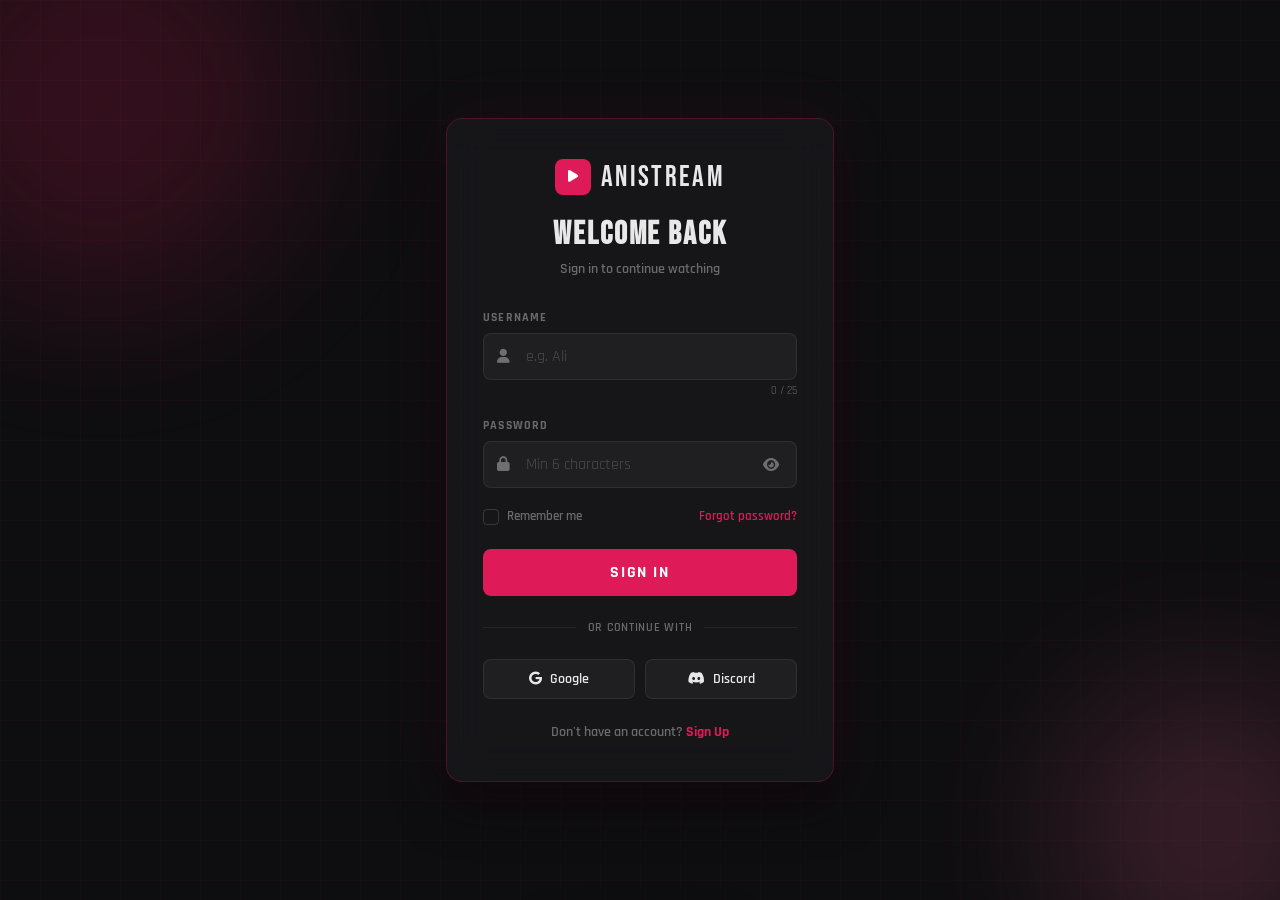
<file: login.html>
<!doctype html>
<html lang="en">
  <head>
    <meta charset="UTF-8" />
    <meta name="viewport" content="width=device-width, initial-scale=1.0" />
    <title>AniStream — Login</title>
    <link
      rel="stylesheet"
      href="https://cdnjs.cloudflare.com/ajax/libs/font-awesome/6.5.0/css/all.min.css"
      crossorigin="anonymous"
    />
    <style>
      @import url("https://fonts.googleapis.com/css2?family=Rajdhani:wght@400;600;700&family=Bebas+Neue&display=swap");

      *,
      *::before,
      *::after {
        margin: 0;
        padding: 0;
        box-sizing: border-box;
      }

      :root {
        --red: #de1a58;
        --red-dark: #b01445;
        --bg: #0e0e10;
        --surface: #18181c;
        --border: rgba(222, 26, 88, 0.25);
        --text: #e8e8e8;
        --muted: rgba(232, 232, 232, 0.4);
      }

      body {
        background: var(--bg);
        font-family: "Rajdhani", sans-serif;
        color: var(--text);
        min-height: 100vh;
        display: flex;
        align-items: center;
        justify-content: center;
        overflow: hidden;
      }

      /* animated bg grid */
      body::before {
        content: "";
        position: fixed;
        inset: 0;
        background-image:
          linear-gradient(rgba(222, 26, 88, 0.04) 1px, transparent 1px),
          linear-gradient(90deg, rgba(222, 26, 88, 0.04) 1px, transparent 1px);
        background-size: 40px 40px;
        z-index: 0;
        animation: gridShift 20s linear infinite;
      }

      @keyframes gridShift {
        0% {
          background-position: 0 0;
        }
        100% {
          background-position: 40px 40px;
        }
      }

      /* glow blobs */
      .blob {
        position: fixed;
        border-radius: 50%;
        filter: blur(80px);
        opacity: 0.18;
        z-index: 0;
        animation: blobFloat 8s ease-in-out infinite alternate;
      }
      .blob1 {
        width: 400px;
        height: 400px;
        background: var(--red);
        top: -100px;
        left: -100px;
      }
      .blob2 {
        width: 300px;
        height: 300px;
        background: #ff6b9d;
        bottom: -80px;
        right: -80px;
        animation-delay: -4s;
      }

      @keyframes blobFloat {
        0% {
          transform: translate(0, 0) scale(1);
        }
        100% {
          transform: translate(30px, 20px) scale(1.1);
        }
      }

      .login-wrapper {
        position: relative;
        z-index: 1;
        width: 100%;
        max-width: 420px;
        padding: 16px;
        animation: fadeUp 0.5s ease both;
      }

      @keyframes fadeUp {
        from {
          opacity: 0;
          transform: translateY(24px);
        }
        to {
          opacity: 1;
          transform: translateY(0);
        }
      }

      .login-card {
        background: rgba(24, 24, 28, 0.85);
        border: 1px solid var(--border);
        border-radius: 16px;
        padding: 40px 36px;
        backdrop-filter: blur(20px);
        box-shadow:
          0 0 60px rgba(222, 26, 88, 0.08),
          0 24px 48px rgba(0, 0, 0, 0.5);
      }

      .login-header {
        text-align: center;
        margin-bottom: 32px;
      }

      .login-logo {
        display: inline-flex;
        align-items: center;
        gap: 10px;
        margin-bottom: 20px;
        text-decoration: none;
      }

      .login-logo-icon {
        width: 36px;
        height: 36px;
        background: var(--red);
        border-radius: 8px;
        display: flex;
        align-items: center;
        justify-content: center;
        color: #fff;
        font-size: 0.85rem;
      }

      .login-logo-text {
        font-family: "Bebas Neue", sans-serif;
        font-size: 1.8rem;
        letter-spacing: 0.08em;
        color: var(--text);
      }

      .login-header h1 {
        font-family: "Bebas Neue", sans-serif;
        font-size: 2rem;
        letter-spacing: 0.06em;
        color: var(--text);
        margin-bottom: 6px;
      }

      .login-header p {
        font-size: 0.88rem;
        color: var(--muted);
        font-weight: 600;
      }

      .form-group {
        margin-bottom: 20px;
        position: relative;
      }

      .form-group label {
        display: block;
        font-size: 0.75rem;
        font-weight: 700;
        letter-spacing: 0.1em;
        text-transform: uppercase;
        color: var(--muted);
        margin-bottom: 8px;
        transition: color 0.2s;
      }

      .form-group:focus-within label {
        color: var(--red);
      }

      .input-wrap {
        position: relative;
        display: flex;
        align-items: center;
      }

      .input-icon {
        position: absolute;
        left: 14px;
        color: var(--muted);
        font-size: 0.9rem;
        transition: color 0.2s;
        pointer-events: none;
      }

      .form-group:focus-within .input-icon {
        color: var(--red);
      }

      .input-wrap input {
        width: 100%;
        background: rgba(255, 255, 255, 0.04);
        border: 1px solid rgba(255, 255, 255, 0.08);
        border-radius: 8px;
        padding: 12px 42px;
        color: var(--text);
        font-family: "Rajdhani", sans-serif;
        font-size: 1rem;
        font-weight: 600;
        transition:
          border-color 0.2s,
          background 0.2s,
          box-shadow 0.2s;
        outline: none;
      }

      .input-wrap input::placeholder {
        color: rgba(255, 255, 255, 0.2);
        font-weight: 400;
      }

      .input-wrap input:focus {
        border-color: var(--red);
        background: rgba(222, 26, 88, 0.05);
        box-shadow: 0 0 0 3px rgba(222, 26, 88, 0.1);
      }

      .input-wrap input.error {
        border-color: #ff4444;
        box-shadow: 0 0 0 3px rgba(255, 68, 68, 0.1);
      }

      .input-wrap input.success {
        border-color: #22c55e;
        box-shadow: 0 0 0 3px rgba(34, 197, 94, 0.1);
      }

      .toggle-pw {
        position: absolute;
        right: 14px;
        background: none;
        border: none;
        color: var(--muted);
        cursor: pointer;
        padding: 4px;
        font-size: 0.9rem;
        transition: color 0.2s;
      }

      .toggle-pw:hover {
        color: var(--red);
      }

      .error-msg {
        display: none;
        align-items: center;
        gap: 6px;
        font-size: 0.75rem;
        font-weight: 600;
        color: #ff6b6b;
        margin-top: 6px;
        padding-left: 2px;
      }

      .error-msg.show {
        display: flex;
      }

      .success-msg {
        display: none;
        align-items: center;
        gap: 6px;
        font-size: 0.75rem;
        font-weight: 600;
        color: #22c55e;
        margin-top: 6px;
        padding-left: 2px;
      }

      .success-msg.show {
        display: flex;
      }

      .char-count {
        font-size: 0.7rem;
        color: var(--muted);
        text-align: right;
        margin-top: 4px;
      }

      .char-count.warn {
        color: #f59e0b;
      }
      .char-count.limit {
        color: #ff4444;
      }

      .form-options {
        display: flex;
        align-items: center;
        justify-content: space-between;
        margin-bottom: 24px;
      }

      .remember {
        display: flex;
        align-items: center;
        gap: 8px;
        cursor: pointer;
        font-size: 0.82rem;
        font-weight: 600;
        color: var(--muted);
        user-select: none;
      }

      .remember input[type="checkbox"] {
        display: none;
      }

      .checkbox-box {
        width: 16px;
        height: 16px;
        border: 1.5px solid rgba(255, 255, 255, 0.15);
        border-radius: 4px;
        display: flex;
        align-items: center;
        justify-content: center;
        transition:
          border-color 0.2s,
          background 0.2s;
        flex-shrink: 0;
      }

      .remember input:checked ~ .checkbox-box {
        border-color: var(--red);
        background: var(--red);
      }

      .checkbox-box i {
        color: #fff;
        font-size: 0.6rem;
        display: none;
      }

      .remember input:checked ~ .checkbox-box i {
        display: block;
      }

      .forgot {
        font-size: 0.82rem;
        font-weight: 600;
        color: var(--red);
        text-decoration: none;
        transition: opacity 0.2s;
      }

      .forgot:hover {
        opacity: 0.75;
      }

      .login-btn {
        width: 100%;
        background: var(--red);
        color: #fff;
        border: none;
        border-radius: 8px;
        padding: 13px;
        font-family: "Rajdhani", sans-serif;
        font-size: 1rem;
        font-weight: 700;
        letter-spacing: 0.1em;
        text-transform: uppercase;
        cursor: pointer;
        transition:
          background 0.2s,
          transform 0.15s,
          box-shadow 0.2s;
        position: relative;
        overflow: hidden;
      }

      .login-btn::after {
        content: "";
        position: absolute;
        inset: 0;
        background: rgba(255, 255, 255, 0.1);
        opacity: 0;
        transition: opacity 0.2s;
      }

      .login-btn:hover {
        background: #f52065;
        transform: translateY(-1px);
        box-shadow: 0 8px 24px rgba(222, 26, 88, 0.35);
      }
      .login-btn:hover::after {
        opacity: 1;
      }
      .login-btn:active {
        transform: translateY(0);
      }

      .login-btn.loading {
        pointer-events: none;
        opacity: 0.8;
      }

      .divider {
        display: flex;
        align-items: center;
        gap: 12px;
        margin: 24px 0;
      }

      .divider::before,
      .divider::after {
        content: "";
        flex: 1;
        height: 1px;
        background: rgba(255, 255, 255, 0.06);
      }

      .divider span {
        font-size: 0.75rem;
        color: var(--muted);
        font-weight: 600;
        letter-spacing: 0.06em;
        text-transform: uppercase;
      }

      .social-btns {
        display: grid;
        grid-template-columns: 1fr 1fr;
        gap: 10px;
        margin-bottom: 24px;
      }

      .social-btn {
        display: flex;
        align-items: center;
        justify-content: center;
        gap: 8px;
        padding: 10px;
        background: rgba(255, 255, 255, 0.04);
        border: 1px solid rgba(255, 255, 255, 0.08);
        border-radius: 8px;
        color: var(--text);
        font-family: "Rajdhani", sans-serif;
        font-size: 0.85rem;
        font-weight: 600;
        cursor: pointer;
        transition:
          background 0.2s,
          border-color 0.2s;
        text-decoration: none;
      }

      .social-btn:hover {
        background: rgba(255, 255, 255, 0.08);
        border-color: rgba(255, 255, 255, 0.15);
      }

      .signup-link {
        text-align: center;
        font-size: 0.85rem;
        color: var(--muted);
        font-weight: 600;
      }

      .signup-link a {
        color: var(--red);
        text-decoration: none;
        font-weight: 700;
        transition: opacity 0.2s;
      }

      .signup-link a:hover {
        opacity: 0.75;
      }

      .toast {
        position: fixed;
        bottom: 24px;
        left: 50%;
        transform: translateX(-50%) translateY(80px);
        background: #1e1e24;
        border: 1px solid var(--border);
        border-radius: 10px;
        padding: 12px 20px;
        display: flex;
        align-items: center;
        gap: 10px;
        font-size: 0.88rem;
        font-weight: 600;
        color: var(--text);
        box-shadow: 0 8px 32px rgba(0, 0, 0, 0.4);
        transition: transform 0.3s ease;
        z-index: 100;
        white-space: nowrap;
      }

      .toast.show {
        transform: translateX(-50%) translateY(0);
      }
      .toast.success i {
        color: #22c55e;
      }
      .toast.error i {
        color: #ff4444;
      }

      @media (max-width: 480px) {
        .login-card {
          padding: 28px 20px;
        }
        .social-btns {
          grid-template-columns: 1fr;
        }
      }
    </style>
  </head>
  <body>
    <div class="blob blob1"></div>
    <div class="blob blob2"></div>

    <div class="login-wrapper">
      <div class="login-card">
        <div class="login-header">
          <a href="index.html" class="login-logo">
            <div class="login-logo-icon"><i class="fa-solid fa-play"></i></div>
            <span class="login-logo-text">AniStream</span>
          </a>
          <h1>Welcome Back</h1>
          <p>Sign in to continue watching</p>
        </div>

        <form id="loginForm" novalidate>
          <!-- Username -->
          <div class="form-group" id="group-user">
            <label for="username">Username</label>
            <div class="input-wrap">
              <i class="fa-solid fa-user input-icon"></i>
              <input
                type="text"
                id="username"
                placeholder="e.g. Ali"
                maxlength="25"
                minlength="3"
                autocomplete="username"
              />
            </div>
            <div class="char-count" id="user-count">0 / 25</div>
            <div class="error-msg" id="user-error">
              <i class="fa-solid fa-circle-exclamation"></i><span></span>
            </div>
            <div class="success-msg" id="user-success">
              <i class="fa-solid fa-circle-check"></i><span>Looks good!</span>
            </div>
          </div>

          <!-- Password -->
          <div class="form-group" id="group-pass">
            <label for="password">Password</label>
            <div class="input-wrap">
              <i class="fa-solid fa-lock input-icon"></i>
              <input
                type="password"
                id="password"
                placeholder="Min 6 characters"
                minlength="6"
                maxlength="50"
                autocomplete="current-password"
              />
              <button
                type="button"
                class="toggle-pw"
                id="togglePw"
                aria-label="Toggle password"
              >
                <i class="fa-solid fa-eye" id="eyeIcon"></i>
              </button>
            </div>
            <div class="error-msg" id="pass-error">
              <i class="fa-solid fa-circle-exclamation"></i><span></span>
            </div>
            <div class="success-msg" id="pass-success">
              <i class="fa-solid fa-circle-check"></i
              ><span>Strong password!</span>
            </div>
          </div>

          <div class="form-options">
            <label class="remember">
              <input type="checkbox" id="remember" />
              <div class="checkbox-box"><i class="fa-solid fa-check"></i></div>
              Remember me
            </label>
            <a href="#" class="forgot">Forgot password?</a>
          </div>

          <button type="submit" class="login-btn" id="loginBtn">
            <span id="btnText">Sign In</span>
          </button>
        </form>

        <div class="divider"><span>or continue with</span></div>

        <div class="social-btns">
          <a href="#" class="social-btn"
            ><i class="fa-brands fa-google"></i> Google</a
          >
          <a href="#" class="social-btn"
            ><i class="fa-brands fa-discord"></i> Discord</a
          >
        </div>

        <p class="signup-link">
          Don't have an account? <a href="signup.html">Sign Up</a>
        </p>
      </div>
    </div>

    <div class="toast" id="toast">
      <i class="fa-solid fa-circle-check"></i>
      <span id="toastMsg">Logged in successfully!</span>
    </div>

    <script>
      const usernameInput = document.getElementById("username");
      const passwordInput = document.getElementById("password");
      const userCount = document.getElementById("user-count");
      const userError = document.getElementById("user-error");
      const userSuccess = document.getElementById("user-success");
      const passError = document.getElementById("pass-error");
      const passSuccess = document.getElementById("pass-success");
      const loginBtn = document.getElementById("loginBtn");
      const btnText = document.getElementById("btnText");
      const toast = document.getElementById("toast");
      const toastMsg = document.getElementById("toastMsg");
      const togglePw = document.getElementById("togglePw");
      const eyeIcon = document.getElementById("eyeIcon");

      function showError(input, errorEl, successEl, msg) {
        input.classList.add("error");
        input.classList.remove("success");
        errorEl.querySelector("span").textContent = msg;
        errorEl.classList.add("show");
        successEl.classList.remove("show");
      }

      function showSuccess(input, errorEl, successEl) {
        input.classList.remove("error");
        input.classList.add("success");
        errorEl.classList.remove("show");
        successEl.classList.add("show");
      }

      function clearState(input, errorEl, successEl) {
        input.classList.remove("error", "success");
        errorEl.classList.remove("show");
        successEl.classList.remove("show");
      }

      function validateUsername(show = true) {
        const val = usernameInput.value.trim();
        if (!show && val === "") return true;
        if (val === "") {
          showError(
            usernameInput,
            userError,
            userSuccess,
            "Username is required.",
          );
          return false;
        }
        if (val.length < 3) {
          showError(
            usernameInput,
            userError,
            userSuccess,
            "At least 3 characters required.",
          );
          return false;
        }
        if (!/^[a-zA-Z0-9_]+$/.test(val)) {
          showError(
            usernameInput,
            userError,
            userSuccess,
            "Only letters, numbers and _ allowed.",
          );
          return false;
        }
        showSuccess(usernameInput, userError, userSuccess);
        return true;
      }

      function validatePassword(show = true) {
        const val = passwordInput.value;
        if (!show && val === "") return true;
        if (val === "") {
          showError(
            passwordInput,
            passError,
            passSuccess,
            "Password is required.",
          );
          return false;
        }
        if (val.length < 6) {
          showError(
            passwordInput,
            passError,
            passSuccess,
            "At least 6 characters required.",
          );
          return false;
        }
        showSuccess(passwordInput, passError, passSuccess);
        return true;
      }

      usernameInput.addEventListener("input", () => {
        const len = usernameInput.value.length;
        userCount.textContent = `${len} / 25`;
        userCount.className =
          "char-count" + (len >= 25 ? " limit" : len >= 20 ? " warn" : "");
        if (
          usernameInput.classList.contains("error") ||
          usernameInput.classList.contains("success")
        ) {
          validateUsername(true);
        }
      });

      usernameInput.addEventListener("blur", () => validateUsername(true));
      passwordInput.addEventListener("blur", () => validatePassword(true));
      passwordInput.addEventListener("input", () => {
        if (
          passwordInput.classList.contains("error") ||
          passwordInput.classList.contains("success")
        ) {
          validatePassword(true);
        }
      });

      togglePw.addEventListener("click", () => {
        const isHidden = passwordInput.type === "password";
        passwordInput.type = isHidden ? "text" : "password";
        eyeIcon.className = isHidden
          ? "fa-solid fa-eye-slash"
          : "fa-solid fa-eye";
      });

      function showToast(msg, type = "success") {
        toastMsg.textContent = msg;
        toast.className = `toast ${type}`;
        toast.querySelector("i").className =
          type === "success"
            ? "fa-solid fa-circle-check"
            : "fa-solid fa-circle-xmark";
        toast.classList.add("show");
        setTimeout(() => toast.classList.remove("show"), 3000);
      }

      document.getElementById("loginForm").addEventListener("submit", (e) => {
        e.preventDefault();
        const uValid = validateUsername(true);
        const pValid = validatePassword(true);
        if (!uValid || !pValid) {
          showToast("Please fix the errors above.", "error");
          return;
        }
        loginBtn.classList.add("loading");
        btnText.textContent = "Signing in...";
        setTimeout(() => {
          loginBtn.classList.remove("loading");
          btnText.textContent = "Sign In";
          showToast(
            "Welcome back, " + usernameInput.value.trim() + "!",
            "success",
          );
        }, 1500);
      });
    </script>
  </body>
</html>
</file>
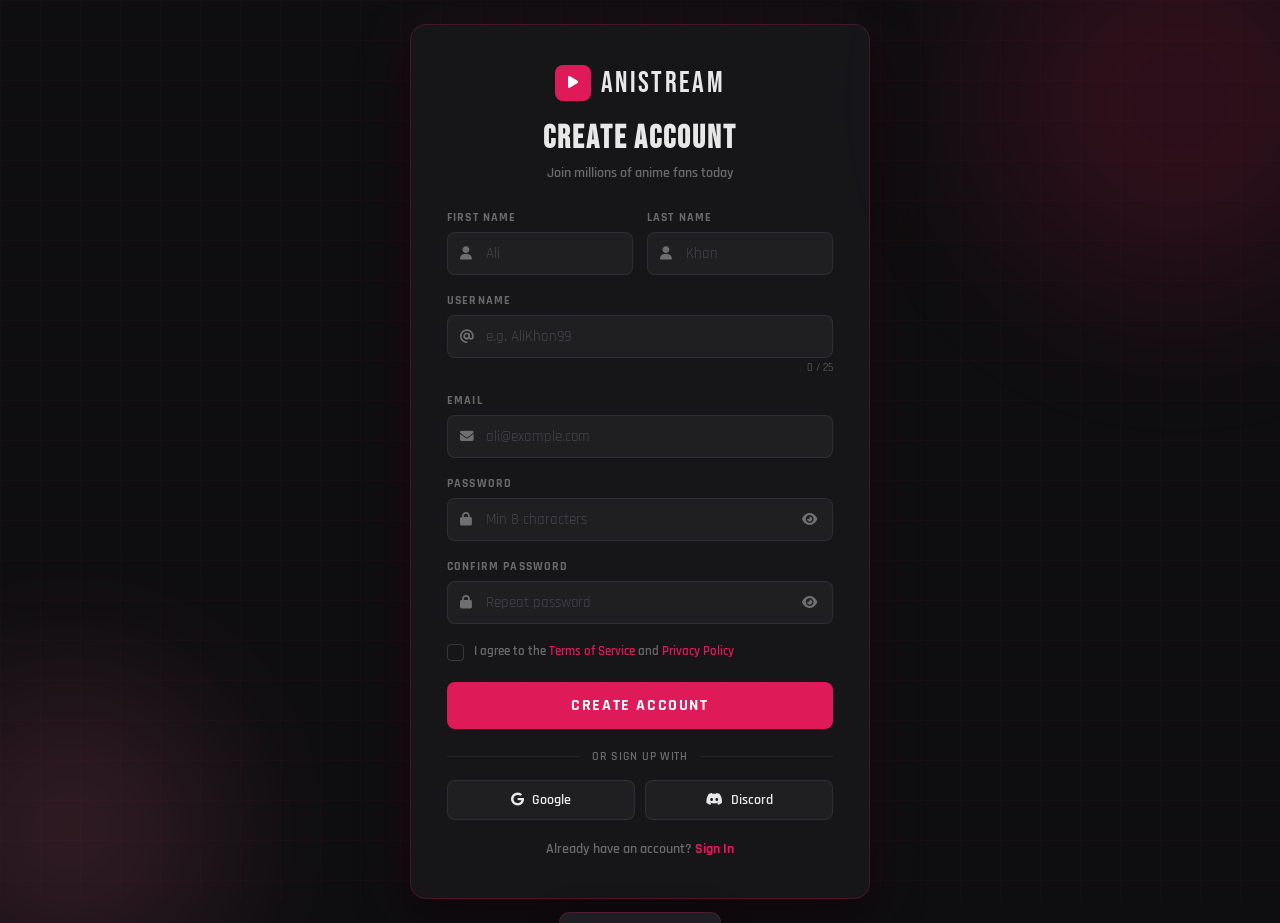
<file: signup.html>
<!doctype html>
<html lang="en">
  <head>
    <meta charset="UTF-8" />
    <meta name="viewport" content="width=device-width, initial-scale=1.0" />
    <title>AniStream — Sign Up</title>
    <link
      rel="stylesheet"
      href="https://cdnjs.cloudflare.com/ajax/libs/font-awesome/6.5.0/css/all.min.css"
      crossorigin="anonymous"
    />
    <style>
      @import url("https://fonts.googleapis.com/css2?family=Rajdhani:wght@400;600;700&family=Bebas+Neue&display=swap");

      *,
      *::before,
      *::after {
        margin: 0;
        padding: 0;
        box-sizing: border-box;
      }

      :root {
        --red: #de1a58;
        --bg: #0e0e10;
        --surface: #18181c;
        --border: rgba(222, 26, 88, 0.25);
        --text: #e8e8e8;
        --muted: rgba(232, 232, 232, 0.4);
      }

      body {
        background: var(--bg);
        font-family: "Rajdhani", sans-serif;
        color: var(--text);
        min-height: 100vh;
        display: flex;
        align-items: center;
        justify-content: center;
        padding: 24px 16px;
      }

      body::before {
        content: "";
        position: fixed;
        inset: 0;
        background-image:
          linear-gradient(rgba(222, 26, 88, 0.04) 1px, transparent 1px),
          linear-gradient(90deg, rgba(222, 26, 88, 0.04) 1px, transparent 1px);
        background-size: 40px 40px;
        z-index: 0;
        animation: gridShift 20s linear infinite;
      }

      @keyframes gridShift {
        0% {
          background-position: 0 0;
        }
        100% {
          background-position: 40px 40px;
        }
      }

      .blob {
        position: fixed;
        border-radius: 50%;
        filter: blur(80px);
        opacity: 0.15;
        z-index: 0;
        animation: blobFloat 8s ease-in-out infinite alternate;
      }
      .blob1 {
        width: 400px;
        height: 400px;
        background: var(--red);
        top: -100px;
        right: -100px;
      }
      .blob2 {
        width: 300px;
        height: 300px;
        background: #ff6b9d;
        bottom: -80px;
        left: -80px;
        animation-delay: -4s;
      }

      @keyframes blobFloat {
        0% {
          transform: translate(0, 0) scale(1);
        }
        100% {
          transform: translate(20px, 30px) scale(1.1);
        }
      }

      .signup-wrapper {
        position: relative;
        z-index: 1;
        width: 100%;
        max-width: 460px;
        animation: fadeUp 0.5s ease both;
      }

      @keyframes fadeUp {
        from {
          opacity: 0;
          transform: translateY(24px);
        }
        to {
          opacity: 1;
          transform: translateY(0);
        }
      }

      .signup-card {
        background: rgba(24, 24, 28, 0.85);
        border: 1px solid var(--border);
        border-radius: 16px;
        padding: 40px 36px;
        backdrop-filter: blur(20px);
        box-shadow:
          0 0 60px rgba(222, 26, 88, 0.08),
          0 24px 48px rgba(0, 0, 0, 0.5);
      }

      .signup-header {
        text-align: center;
        margin-bottom: 28px;
      }

      .signup-logo {
        display: inline-flex;
        align-items: center;
        gap: 10px;
        margin-bottom: 18px;
        text-decoration: none;
      }

      .logo-icon {
        width: 36px;
        height: 36px;
        background: var(--red);
        border-radius: 8px;
        display: flex;
        align-items: center;
        justify-content: center;
        color: #fff;
        font-size: 0.85rem;
      }

      .logo-text {
        font-family: "Bebas Neue", sans-serif;
        font-size: 1.8rem;
        letter-spacing: 0.08em;
        color: var(--text);
      }

      .signup-header h1 {
        font-family: "Bebas Neue", sans-serif;
        font-size: 2rem;
        letter-spacing: 0.06em;
        margin-bottom: 6px;
      }

      .signup-header p {
        font-size: 0.88rem;
        color: var(--muted);
        font-weight: 600;
      }

      .form-row {
        display: grid;
        grid-template-columns: 1fr 1fr;
        gap: 14px;
      }

      .form-group {
        margin-bottom: 18px;
      }

      .form-group label {
        display: block;
        font-size: 0.72rem;
        font-weight: 700;
        letter-spacing: 0.1em;
        text-transform: uppercase;
        color: var(--muted);
        margin-bottom: 7px;
        transition: color 0.2s;
      }

      .form-group:focus-within label {
        color: var(--red);
      }

      .input-wrap {
        position: relative;
        display: flex;
        align-items: center;
      }

      .input-icon {
        position: absolute;
        left: 13px;
        color: var(--muted);
        font-size: 0.85rem;
        pointer-events: none;
        transition: color 0.2s;
      }

      .form-group:focus-within .input-icon {
        color: var(--red);
      }

      .input-wrap input,
      .input-wrap select {
        width: 100%;
        background: rgba(255, 255, 255, 0.04);
        border: 1px solid rgba(255, 255, 255, 0.08);
        border-radius: 8px;
        padding: 11px 14px 11px 38px;
        color: var(--text);
        font-family: "Rajdhani", sans-serif;
        font-size: 0.95rem;
        font-weight: 600;
        outline: none;
        transition:
          border-color 0.2s,
          background 0.2s,
          box-shadow 0.2s;
        appearance: none;
      }

      .input-wrap input::placeholder {
        color: rgba(255, 255, 255, 0.18);
        font-weight: 400;
      }

      .input-wrap input:focus,
      .input-wrap select:focus {
        border-color: var(--red);
        background: rgba(222, 26, 88, 0.05);
        box-shadow: 0 0 0 3px rgba(222, 26, 88, 0.1);
      }

      .input-wrap input.error {
        border-color: #ff4444;
        box-shadow: 0 0 0 3px rgba(255, 68, 68, 0.1);
      }
      .input-wrap input.success {
        border-color: #22c55e;
        box-shadow: 0 0 0 3px rgba(34, 197, 94, 0.1);
      }

      .toggle-pw {
        position: absolute;
        right: 12px;
        background: none;
        border: none;
        color: var(--muted);
        cursor: pointer;
        font-size: 0.85rem;
        transition: color 0.2s;
        padding: 4px;
      }
      .toggle-pw:hover {
        color: var(--red);
      }

      .error-msg {
        display: none;
        align-items: center;
        gap: 5px;
        font-size: 0.72rem;
        font-weight: 600;
        color: #ff6b6b;
        margin-top: 5px;
      }
      .error-msg.show {
        display: flex;
      }

      .success-msg {
        display: none;
        align-items: center;
        gap: 5px;
        font-size: 0.72rem;
        font-weight: 600;
        color: #22c55e;
        margin-top: 5px;
      }
      .success-msg.show {
        display: flex;
      }

      .char-count {
        font-size: 0.68rem;
        color: var(--muted);
        text-align: right;
        margin-top: 3px;
      }
      .char-count.warn {
        color: #f59e0b;
      }
      .char-count.limit {
        color: #ff4444;
      }

      .password-strength {
        margin-top: 8px;
      }

      .strength-bars {
        display: flex;
        gap: 4px;
        margin-bottom: 4px;
      }

      .strength-bar {
        flex: 1;
        height: 3px;
        border-radius: 2px;
        background: rgba(255, 255, 255, 0.08);
        transition: background 0.3s;
      }

      .strength-bar.weak {
        background: #ff4444;
      }
      .strength-bar.fair {
        background: #f59e0b;
      }
      .strength-bar.good {
        background: #22c55e;
      }
      .strength-bar.strong {
        background: #16a34a;
      }

      .strength-label {
        font-size: 0.7rem;
        font-weight: 700;
        color: var(--muted);
        letter-spacing: 0.06em;
        text-transform: uppercase;
      }

      .terms {
        display: flex;
        align-items: flex-start;
        gap: 10px;
        margin-bottom: 20px;
        cursor: pointer;
        user-select: none;
      }

      .terms input[type="checkbox"] {
        display: none;
      }

      .checkbox-box {
        width: 17px;
        height: 17px;
        border: 1.5px solid rgba(255, 255, 255, 0.15);
        border-radius: 4px;
        display: flex;
        align-items: center;
        justify-content: center;
        flex-shrink: 0;
        margin-top: 2px;
        transition:
          border-color 0.2s,
          background 0.2s;
      }

      .terms input:checked ~ .checkbox-box {
        border-color: var(--red);
        background: var(--red);
      }

      .checkbox-box i {
        color: #fff;
        font-size: 0.6rem;
        display: none;
      }
      .terms input:checked ~ .checkbox-box i {
        display: block;
      }

      .terms-text {
        font-size: 0.82rem;
        font-weight: 600;
        color: var(--muted);
        line-height: 1.5;
      }

      .terms-text a {
        color: var(--red);
        text-decoration: none;
      }
      .terms-text a:hover {
        text-decoration: underline;
      }

      .terms-error {
        display: none;
        font-size: 0.72rem;
        font-weight: 600;
        color: #ff6b6b;
        margin-top: -12px;
        margin-bottom: 16px;
      }
      .terms-error.show {
        display: block;
      }

      .signup-btn {
        width: 100%;
        background: var(--red);
        color: #fff;
        border: none;
        border-radius: 8px;
        padding: 13px;
        font-family: "Rajdhani", sans-serif;
        font-size: 1rem;
        font-weight: 700;
        letter-spacing: 0.1em;
        text-transform: uppercase;
        cursor: pointer;
        transition:
          background 0.2s,
          transform 0.15s,
          box-shadow 0.2s;
        margin-bottom: 20px;
      }

      .signup-btn:hover {
        background: #f52065;
        transform: translateY(-1px);
        box-shadow: 0 8px 24px rgba(222, 26, 88, 0.35);
      }
      .signup-btn:active {
        transform: translateY(0);
      }
      .signup-btn.loading {
        pointer-events: none;
        opacity: 0.8;
      }

      .divider {
        display: flex;
        align-items: center;
        gap: 12px;
        margin-bottom: 16px;
      }
      .divider::before,
      .divider::after {
        content: "";
        flex: 1;
        height: 1px;
        background: rgba(255, 255, 255, 0.06);
      }
      .divider span {
        font-size: 0.72rem;
        color: var(--muted);
        font-weight: 600;
        letter-spacing: 0.06em;
        text-transform: uppercase;
      }

      .social-btns {
        display: grid;
        grid-template-columns: 1fr 1fr;
        gap: 10px;
        margin-bottom: 20px;
      }

      .social-btn {
        display: flex;
        align-items: center;
        justify-content: center;
        gap: 8px;
        padding: 10px;
        background: rgba(255, 255, 255, 0.04);
        border: 1px solid rgba(255, 255, 255, 0.08);
        border-radius: 8px;
        color: var(--text);
        font-family: "Rajdhani", sans-serif;
        font-size: 0.85rem;
        font-weight: 600;
        cursor: pointer;
        text-decoration: none;
        transition:
          background 0.2s,
          border-color 0.2s;
      }
      .social-btn:hover {
        background: rgba(255, 255, 255, 0.08);
        border-color: rgba(255, 255, 255, 0.15);
      }

      .login-link {
        text-align: center;
        font-size: 0.85rem;
        color: var(--muted);
        font-weight: 600;
      }
      .login-link a {
        color: var(--red);
        text-decoration: none;
        font-weight: 700;
      }
      .login-link a:hover {
        opacity: 0.75;
      }

      .toast {
        position: fixed;
        bottom: 24px;
        left: 50%;
        transform: translateX(-50%) translateY(80px);
        background: #1e1e24;
        border: 1px solid var(--border);
        border-radius: 10px;
        padding: 12px 20px;
        display: flex;
        align-items: center;
        gap: 10px;
        font-size: 0.88rem;
        font-weight: 600;
        color: var(--text);
        box-shadow: 0 8px 32px rgba(0, 0, 0, 0.4);
        transition: transform 0.3s ease;
        z-index: 100;
        white-space: nowrap;
      }
      .toast.show {
        transform: translateX(-50%) translateY(0);
      }
      .toast.success i {
        color: #22c55e;
      }
      .toast.error i {
        color: #ff4444;
      }

      @media (max-width: 480px) {
        .signup-card {
          padding: 28px 18px;
        }
        .form-row {
          grid-template-columns: 1fr;
          gap: 0;
        }
        .social-btns {
          grid-template-columns: 1fr;
        }
      }
    </style>
  </head>
  <body>
    <div class="blob blob1"></div>
    <div class="blob blob2"></div>

    <div class="signup-wrapper">
      <div class="signup-card">
        <div class="signup-header">
          <a href="index.html" class="signup-logo">
            <div class="logo-icon"><i class="fa-solid fa-play"></i></div>
            <span class="logo-text">AniStream</span>
          </a>
          <h1>Create Account</h1>
          <p>Join millions of anime fans today</p>
        </div>

        <form id="signupForm" novalidate>
          <div class="form-row">
            <!-- First Name -->
            <div class="form-group">
              <label for="firstName">First Name</label>
              <div class="input-wrap">
                <i class="fa-solid fa-user input-icon"></i>
                <input
                  type="text"
                  id="firstName"
                  placeholder="Ali"
                  maxlength="20"
                />
              </div>
              <div class="error-msg" id="fn-error">
                <i class="fa-solid fa-circle-exclamation"></i><span></span>
              </div>
              <div class="success-msg" id="fn-success">
                <i class="fa-solid fa-circle-check"></i><span>Good</span>
              </div>
            </div>

            <!-- Last Name -->
            <div class="form-group">
              <label for="lastName">Last Name</label>
              <div class="input-wrap">
                <i class="fa-solid fa-user input-icon"></i>
                <input
                  type="text"
                  id="lastName"
                  placeholder="Khan"
                  maxlength="20"
                />
              </div>
              <div class="error-msg" id="ln-error">
                <i class="fa-solid fa-circle-exclamation"></i><span></span>
              </div>
              <div class="success-msg" id="ln-success">
                <i class="fa-solid fa-circle-check"></i><span>Good</span>
              </div>
            </div>
          </div>

          <!-- Username -->
          <div class="form-group">
            <label for="username">Username</label>
            <div class="input-wrap">
              <i class="fa-solid fa-at input-icon"></i>
              <input
                type="text"
                id="username"
                placeholder="e.g. AliKhan99"
                minlength="3"
                maxlength="25"
              />
            </div>
            <div class="char-count" id="user-count">0 / 25</div>
            <div class="error-msg" id="user-error">
              <i class="fa-solid fa-circle-exclamation"></i><span></span>
            </div>
            <div class="success-msg" id="user-success">
              <i class="fa-solid fa-circle-check"></i
              ><span>Username available!</span>
            </div>
          </div>

          <!-- Email -->
          <div class="form-group">
            <label for="email">Email</label>
            <div class="input-wrap">
              <i class="fa-solid fa-envelope input-icon"></i>
              <input
                type="email"
                id="email"
                placeholder="ali@example.com"
                maxlength="60"
              />
            </div>
            <div class="error-msg" id="email-error">
              <i class="fa-solid fa-circle-exclamation"></i><span></span>
            </div>
            <div class="success-msg" id="email-success">
              <i class="fa-solid fa-circle-check"></i><span>Valid email!</span>
            </div>
          </div>

          <!-- Password -->
          <div class="form-group">
            <label for="password">Password</label>
            <div class="input-wrap">
              <i class="fa-solid fa-lock input-icon"></i>
              <input
                type="password"
                id="password"
                placeholder="Min 8 characters"
                minlength="8"
                maxlength="50"
              />
              <button type="button" class="toggle-pw" id="togglePw1">
                <i class="fa-solid fa-eye" id="eye1"></i>
              </button>
            </div>
            <div
              class="password-strength"
              id="strengthBox"
              style="display: none"
            >
              <div class="strength-bars">
                <div class="strength-bar" id="bar1"></div>
                <div class="strength-bar" id="bar2"></div>
                <div class="strength-bar" id="bar3"></div>
                <div class="strength-bar" id="bar4"></div>
              </div>
              <div class="strength-label" id="strengthLabel">Weak</div>
            </div>
            <div class="error-msg" id="pass-error">
              <i class="fa-solid fa-circle-exclamation"></i><span></span>
            </div>
          </div>

          <!-- Confirm Password -->
          <div class="form-group">
            <label for="confirmPassword">Confirm Password</label>
            <div class="input-wrap">
              <i class="fa-solid fa-lock input-icon"></i>
              <input
                type="password"
                id="confirmPassword"
                placeholder="Repeat password"
                maxlength="50"
              />
              <button type="button" class="toggle-pw" id="togglePw2">
                <i class="fa-solid fa-eye" id="eye2"></i>
              </button>
            </div>
            <div class="error-msg" id="confirm-error">
              <i class="fa-solid fa-circle-exclamation"></i><span></span>
            </div>
            <div class="success-msg" id="confirm-success">
              <i class="fa-solid fa-circle-check"></i
              ><span>Passwords match!</span>
            </div>
          </div>

          <!-- Terms -->
          <label class="terms">
            <input type="checkbox" id="terms" />
            <div class="checkbox-box"><i class="fa-solid fa-check"></i></div>
            <span class="terms-text"
              >I agree to the <a href="#">Terms of Service</a> and
              <a href="#">Privacy Policy</a></span
            >
          </label>
          <div class="terms-error" id="terms-error">
            You must accept the terms to continue.
          </div>

          <button type="submit" class="signup-btn" id="signupBtn">
            <span id="btnText">Create Account</span>
          </button>
        </form>

        <div class="divider"><span>or sign up with</span></div>

        <div class="social-btns">
          <a href="#" class="social-btn"
            ><i class="fa-brands fa-google"></i> Google</a
          >
          <a href="#" class="social-btn"
            ><i class="fa-brands fa-discord"></i> Discord</a
          >
        </div>

        <p class="login-link">
          Already have an account? <a href="login.html">Sign In</a>
        </p>
      </div>
    </div>

    <div class="toast" id="toast">
      <i class="fa-solid fa-circle-check"></i>
      <span id="toastMsg">Account created!</span>
    </div>

    <script>
      function fe(id) {
        return document.getElementById(id);
      }

      const fields = {
        firstName: {
          input: fe("firstName"),
          error: fe("fn-error"),
          success: fe("fn-success"),
        },
        lastName: {
          input: fe("lastName"),
          error: fe("ln-error"),
          success: fe("ln-success"),
        },
        username: {
          input: fe("username"),
          error: fe("user-error"),
          success: fe("user-success"),
        },
        email: {
          input: fe("email"),
          error: fe("email-error"),
          success: fe("email-success"),
        },
        password: {
          input: fe("password"),
          error: fe("pass-error"),
          success: null,
        },
        confirmPassword: {
          input: fe("confirmPassword"),
          error: fe("confirm-error"),
          success: fe("confirm-success"),
        },
      };

      function setError(f, msg) {
        f.input.classList.add("error");
        f.input.classList.remove("success");
        f.error.querySelector("span").textContent = msg;
        f.error.classList.add("show");
        if (f.success) f.success.classList.remove("show");
      }

      function setSuccess(f) {
        f.input.classList.remove("error");
        f.input.classList.add("success");
        f.error.classList.remove("show");
        if (f.success) f.success.classList.add("show");
      }

      function clearField(f) {
        f.input.classList.remove("error", "success");
        f.error.classList.remove("show");
        if (f.success) f.success.classList.remove("show");
      }

      function validateName(f, label) {
        const v = f.input.value.trim();
        if (!v) {
          setError(f, `${label} is required.`);
          return false;
        }
        if (v.length < 2) {
          setError(f, `At least 2 characters.`);
          return false;
        }
        if (!/^[a-zA-Z\s]+$/.test(v)) {
          setError(f, `Letters only.`);
          return false;
        }
        setSuccess(f);
        return true;
      }

      function validateUsername() {
        const f = fields.username,
          v = f.input.value.trim();
        if (!v) {
          setError(f, "Username is required.");
          return false;
        }
        if (v.length < 3) {
          setError(f, "At least 3 characters.");
          return false;
        }
        if (!/^[a-zA-Z0-9_]+$/.test(v)) {
          setError(f, "Letters, numbers and _ only.");
          return false;
        }
        setSuccess(f);
        return true;
      }

      function validateEmail() {
        const f = fields.email,
          v = f.input.value.trim();
        if (!v) {
          setError(f, "Email is required.");
          return false;
        }
        if (!/^[^\s@]+@[^\s@]+\.[^\s@]+$/.test(v)) {
          setError(f, "Enter a valid email address.");
          return false;
        }
        setSuccess(f);
        return true;
      }

      function getStrength(pw) {
        let score = 0;
        if (pw.length >= 8) score++;
        if (pw.length >= 12) score++;
        if (/[A-Z]/.test(pw) && /[a-z]/.test(pw)) score++;
        if (/[0-9]/.test(pw)) score++;
        if (/[^a-zA-Z0-9]/.test(pw)) score++;
        return Math.min(4, score);
      }

      function updateStrength(pw) {
        const box = fe("strengthBox");
        if (!pw) {
          box.style.display = "none";
          return;
        }
        box.style.display = "block";
        const score = getStrength(pw);
        const bars = [fe("bar1"), fe("bar2"), fe("bar3"), fe("bar4")];
        const cls = ["weak", "fair", "good", "strong"];
        const labels = ["Weak", "Fair", "Good", "Strong"];
        bars.forEach((b, i) => {
          b.className =
            "strength-bar" + (i < score ? " " + cls[score - 1] : "");
        });
        fe("strengthLabel").textContent = labels[score - 1] || "Weak";
        fe("strengthLabel").style.color =
          ["#ff4444", "#f59e0b", "#22c55e", "#16a34a"][score - 1] || "#ff4444";
      }

      function validatePassword() {
        const f = fields.password,
          v = f.input.value;
        if (!v) {
          setError(f, "Password is required.");
          return false;
        }
        if (v.length < 8) {
          setError(f, "At least 8 characters required.");
          return false;
        }
        f.input.classList.remove("error");
        f.error.classList.remove("show");
        return true;
      }

      function validateConfirm() {
        const f = fields.confirmPassword,
          v = f.input.value;
        const pw = fields.password.input.value;
        if (!v) {
          setError(f, "Please confirm your password.");
          return false;
        }
        if (v !== pw) {
          setError(f, "Passwords do not match.");
          return false;
        }
        setSuccess(f);
        return true;
      }

      function showToast(msg, type = "success") {
        const toast = fe("toast");
        fe("toastMsg").textContent = msg;
        toast.className = `toast ${type}`;
        toast.querySelector("i").className =
          type === "success"
            ? "fa-solid fa-circle-check"
            : "fa-solid fa-circle-xmark";
        toast.classList.add("show");
        setTimeout(() => toast.classList.remove("show"), 3500);
      }

      // Live events
      fields.firstName.input.addEventListener("blur", () =>
        validateName(fields.firstName, "First name"),
      );
      fields.lastName.input.addEventListener("blur", () =>
        validateName(fields.lastName, "Last name"),
      );
      fields.username.input.addEventListener("blur", validateUsername);
      fields.email.input.addEventListener("blur", validateEmail);
      fields.password.input.addEventListener("blur", validatePassword);
      fields.confirmPassword.input.addEventListener("blur", validateConfirm);

      fields.username.input.addEventListener("input", () => {
        const len = fields.username.input.value.length;
        const counter = fe("user-count");
        counter.textContent = `${len} / 25`;
        counter.className =
          "char-count" + (len >= 25 ? " limit" : len >= 20 ? " warn" : "");
        if (
          fields.username.input.classList.contains("error") ||
          fields.username.input.classList.contains("success")
        )
          validateUsername();
      });

      fields.password.input.addEventListener("input", () => {
        updateStrength(fields.password.input.value);
        if (fields.password.input.classList.contains("error"))
          validatePassword();
        if (fields.confirmPassword.input.value) validateConfirm();
      });

      fields.confirmPassword.input.addEventListener("input", () => {
        if (
          fields.confirmPassword.input.classList.contains("error") ||
          fields.confirmPassword.input.classList.contains("success")
        )
          validateConfirm();
      });

      // Password toggles
      function makeToggle(btnId, eyeId, inputId) {
        fe(btnId).addEventListener("click", () => {
          const inp = fe(inputId);
          const hidden = inp.type === "password";
          inp.type = hidden ? "text" : "password";
          fe(eyeId).className = hidden
            ? "fa-solid fa-eye-slash"
            : "fa-solid fa-eye";
        });
      }
      makeToggle("togglePw1", "eye1", "password");
      makeToggle("togglePw2", "eye2", "confirmPassword");

      fe("signupForm").addEventListener("submit", (e) => {
        e.preventDefault();
        const termsEl = fe("terms-error");
        const v1 = validateName(fields.firstName, "First name");
        const v2 = validateName(fields.lastName, "Last name");
        const v3 = validateUsername();
        const v4 = validateEmail();
        const v5 = validatePassword();
        const v6 = validateConfirm();
        const v7 = fe("terms").checked;
        termsEl.classList.toggle("show", !v7);

        if (!v1 || !v2 || !v3 || !v4 || !v5 || !v6 || !v7) {
          showToast("Please fix the errors above.", "error");
          return;
        }

        const btn = fe("signupBtn");
        btn.classList.add("loading");
        fe("btnText").textContent = "Creating account...";
        setTimeout(() => {
          btn.classList.remove("loading");
          fe("btnText").textContent = "Create Account";
          showToast(
            "Welcome to AniStream, " +
              fields.firstName.input.value.trim() +
              "!",
            "success",
          );
        }, 1800);
      });
    </script>
  </body>
</html>
</file>
